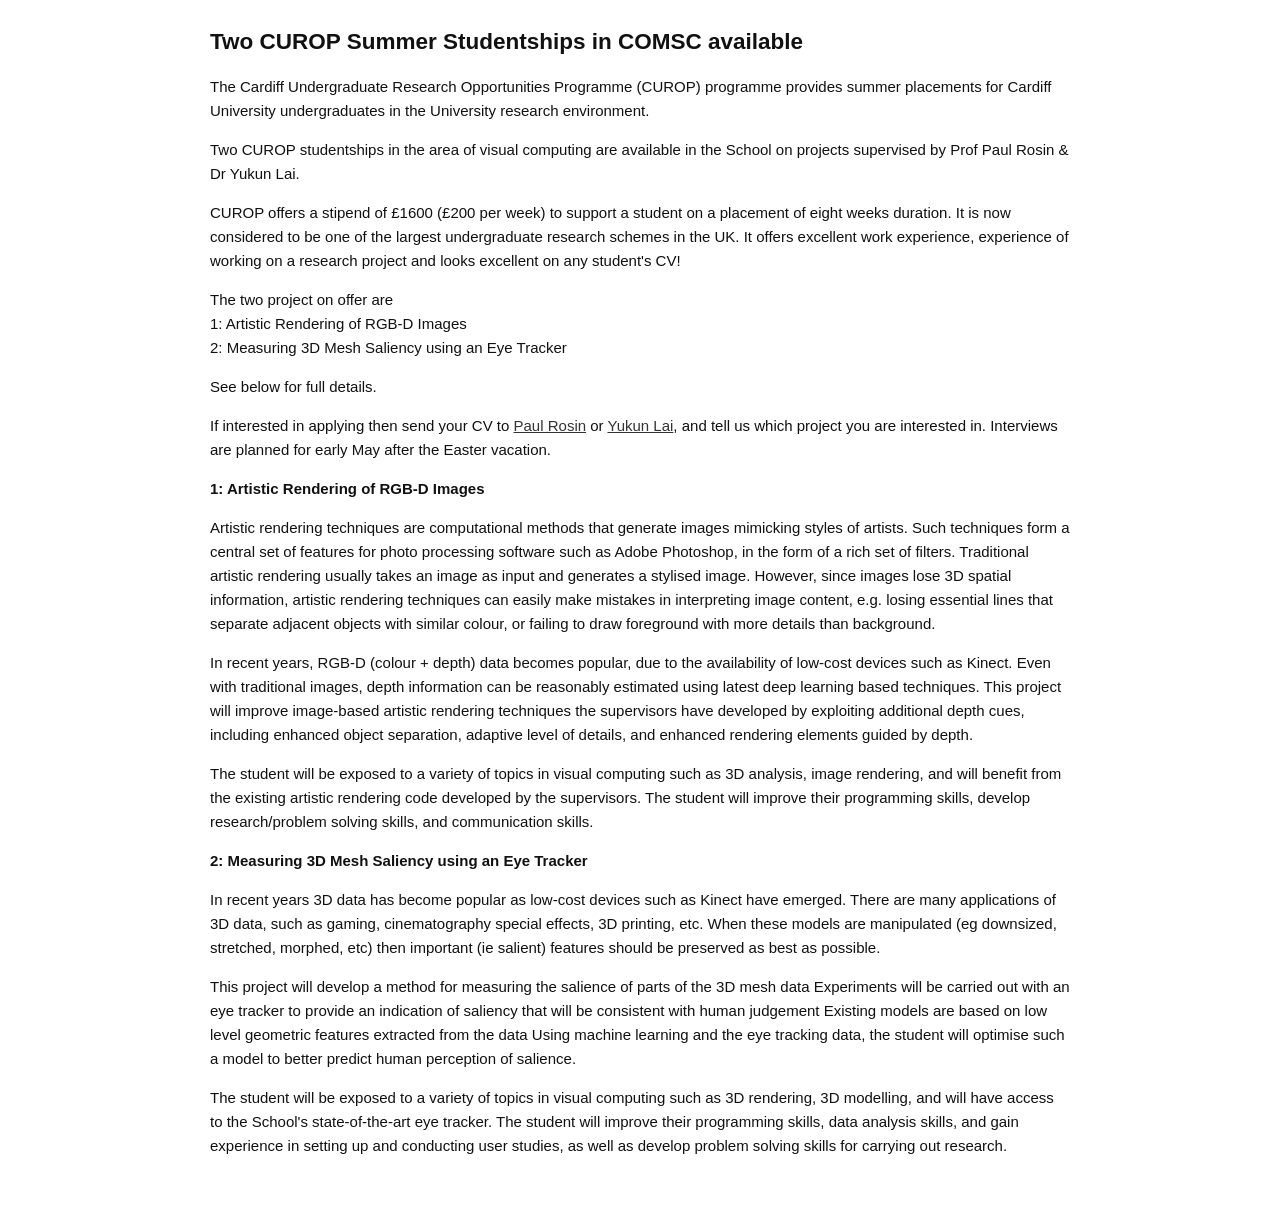
<file: curop.html>
<!DOCTYPE html>
<html lang="en">
<head>
<meta charset="UTF-8">
<meta name="viewport" content="width=device-width, initial-scale=1">
<title>Two CUROP Summer Studentships</title>
<style>
body { max-width: 860px; margin: 0 auto; padding: 8px 16px 32px; font-family: Verdana, Tahoma, Helvetica, Arial, sans-serif; font-size: 15px; line-height: 1.6; color: #111; overflow-wrap: break-word; }
h2 { line-height: 1.3; }
a { color: #333; }
a:hover { color: #9900ff; }
</style>
</head>
<body>
<h2>Two CUROP Summer Studentships in COMSC available</h2>

<p>The Cardiff Undergraduate Research Opportunities Programme (CUROP) programme provides summer placements for Cardiff University undergraduates in the University research environment.</p>

<p>Two CUROP studentships in the area of visual computing are available in the School on projects supervised by Prof Paul Rosin & Dr Yukun Lai.</p>

<p>CUROP offers a stipend of &pound;1600 (&pound;200 per week) to support a student on a placement of eight weeks duration. It is now considered to be one of the largest undergraduate research schemes in the UK. It offers excellent work experience, experience of working on a research project and looks excellent on any student's CV!</p>

<p>The two project on offer are<br/>
1: Artistic Rendering of RGB-D Images<br/>
2: Measuring 3D Mesh Saliency using an Eye Tracker</p>

<p>See below for full details.</p>

<p>If interested in applying then send your CV to <a href="mailto:paul.rosin@cs.cf.ac.uk">Paul Rosin</a> or <a href="mailto:yukun.lai@cs.cf.ac.uk">Yukun Lai</a>, and tell us which project you are interested in. Interviews are planned for early May after the Easter vacation.</p>


<p><b>1: Artistic Rendering of RGB-D Images</b></p>

<p>Artistic rendering techniques are computational methods that generate images mimicking styles of artists. Such techniques form a central set of features for photo processing software such as Adobe Photoshop, in the form of a rich set of filters. Traditional artistic rendering usually takes an image as input and generates a stylised image. However, since images lose 3D spatial information, artistic rendering techniques can easily make mistakes in interpreting image content, e.g. losing essential lines that separate adjacent objects with similar colour, or failing to draw foreground with more details than background.</p>

<p>In recent years, RGB-D (colour + depth) data becomes popular, due to the availability of low-cost devices such as Kinect. Even with traditional images, depth information can be reasonably estimated using latest deep learning based techniques. This project will improve image-based artistic rendering techniques the supervisors have developed by exploiting additional depth cues, including enhanced object separation, adaptive level of details, and enhanced rendering elements guided by depth.</p>

<p>The student will be exposed to a variety of topics in visual computing such as 3D analysis, image rendering, and will benefit from the existing artistic rendering code developed by the supervisors. The student will improve their programming skills, develop research/problem solving skills, and communication skills.</p>

<p><b>2: Measuring 3D Mesh Saliency using an Eye Tracker</b></p>

<p>In recent years 3D data has become popular as low-cost devices such as Kinect have emerged. There are many applications of 3D data, such as gaming, cinematography special effects, 3D printing, etc. When these models are manipulated (eg downsized, stretched, morphed, etc) then important (ie salient) features should be preserved as best as possible.</p>

<p>This project will develop a method for measuring the salience of parts of the 3D mesh data Experiments will be carried out with an eye tracker to provide an indication of saliency that will be consistent with human judgement Existing models are based on low level geometric features extracted from the data Using machine learning and the eye tracking data, the student will optimise such a model to better predict human perception of salience.</p>

<p>The student will be exposed to a variety of topics in visual computing such as 3D rendering, 3D modelling, and will have access to the School's state-of-the-art eye tracker. The student will improve their programming skills, data analysis skills, and gain experience in setting up and conducting user studies, as well as develop problem solving skills for carrying out research.</p>

</body></html>
</file>
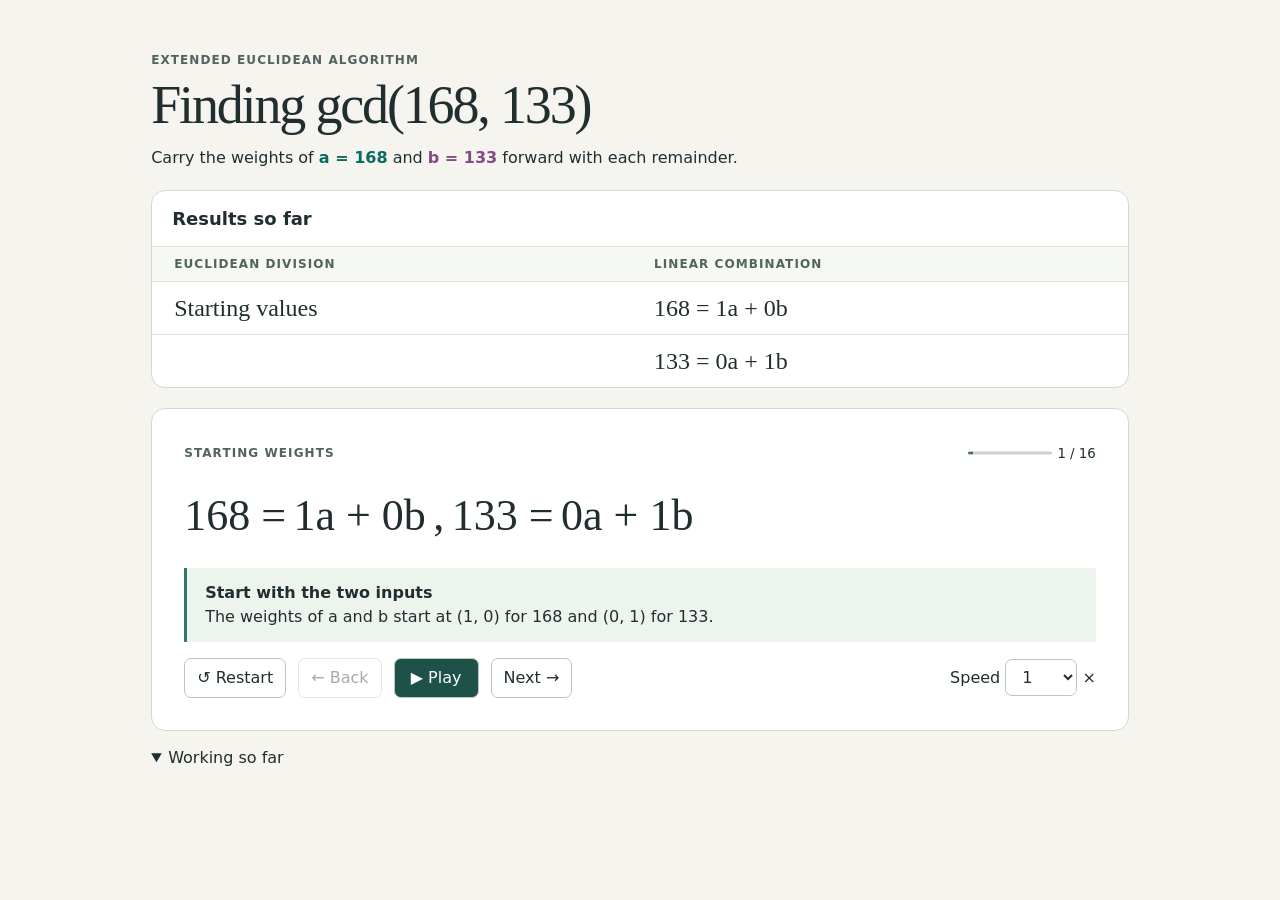
<file: extended_euclidean_demo.html>
<!doctype html><html lang="en"><head><meta charset="utf-8"><meta name="viewport" content="width=device-width,initial-scale=1"><title>Extended Euclid · gcd(168, 133)</title>
<style>
*{box-sizing:border-box}body{margin:0;background:#f5f4ef;color:#202e30;font:16px/1.5 system-ui,sans-serif}main{max-width:1080px;margin:auto;padding:clamp(16px,4vw,52px)}h1,h2,p{margin:0}h1{font:clamp(32px,5vw,54px)/1.12 Georgia,serif;letter-spacing:-.04em;margin:6px 0 10px}.label,th{font-size:12px;font-weight:700;letter-spacing:.09em;text-transform:uppercase;color:#51625f}.card{background:white;border:1px solid #d3d9d2;border-radius:14px;margin-top:20px;overflow:hidden}.panel{padding:clamp(16px,3vw,32px)}.header,nav{display:flex;align-items:center;justify-content:space-between;gap:12px;flex-wrap:wrap}.formula,td{font-family:Georgia,serif}.formula{display:flex;align-items:baseline;gap:.17em;flex-wrap:wrap;font-size:clamp(25px,4vw,44px);min-height:2.3em;padding:.42em 0}.term{display:inline-block;white-space:nowrap}.a{color:#086b60}.b{color:#814c83}.sub{background:#edf4ee;padding:13px 18px;border-left:3px solid #30796a;min-height:72px}.sub strong{display:block}nav{justify-content:flex-start;margin-top:16px}button,select{font:inherit;border-radius:7px;border:1px solid #bac7c0;padding:7px 12px;background:white;color:inherit;cursor:pointer}button:disabled{opacity:.4}#play{background:#1e5148;color:white;min-width:85px}label{margin-left:auto}table{width:100%;border-collapse:collapse}th,td{text-align:left;padding:8px clamp(8px,2vw,22px);border-top:1px solid #dee2db}th{background:#f6f8f4}td{font-size:clamp(17px,2.25vw,24px)}.card h2{font-size:18px;padding:14px 20px}.source{background:#e5f2e8}.floating-term{position:fixed;z-index:10;pointer-events:none;font:24px Georgia,serif;background:#f5fff4;color:#174c41;padding:3px 8px;border:1px solid #76a898;border-radius:5px}.work{margin:12px 0 0;padding-left:2em;line-height:1.65;font:19px/1.6 Georgia,serif}details{margin-top:15px}summary{cursor:pointer}progress{accent-color:#297163;width:84px;height:6px;vertical-align:middle}@media(max-width:600px){label{margin-left:0}nav{gap:6px}button{padding:7px 9px}}
</style></head><body><main>
<div class="label">Extended Euclidean algorithm</div><h1>Finding gcd(168, 133)</h1><p>Carry the weights of <b class="a">a = 168</b> and <b class="b">b = 133</b> forward with each remainder.</p>
<section class="card"><h2>Results so far</h2><table><thead><tr><th>Euclidean division</th><th>Linear combination</th></tr></thead><tbody id="ledger"></tbody></table></section>
<section class="card panel"><div class="header"><strong class="label" id="phase"></strong><span><progress id="progress"></progress> <small id="counter"></small></span></div><div class="formula" id="formula"></div><div class="sub" aria-live="polite"><strong id="title"></strong><p id="subtitle"></p></div>
<nav aria-label="Playback"><button id="restart">↺ Restart</button><button id="prev">← Back</button><button id="play">▶ Play</button><button id="next">Next →</button><label>Speed <select id="speed"><option>0.5</option><option selected>1</option><option>1.5</option><option>2</option></select> ×</label></nav></section>
<details open><summary>Working so far</summary><ol class="work" id="history"></ol></details></main><script>
'use strict';
const $ = id => document.getElementById(id);
const rows = [
 ['Starting values','168','1a + 0b'],['','133','0a + 1b'],
 ['168 = 1 × 133 + 35','35','a − b'],
 ['133 = 3 × 35 + 28','28','−3a + 4b'],
 ['35 = 1 × 28 + 7','7','4a − 5b'],
 ['28 = 4 × 7 + 0','0']
];
// Each motion pairs a source (ledger row or previous token) with a destination token.
const steps=[];
function add(row,title,subtitle,expression,moves=[],save=false){
 steps.push({row,title,subtitle,tokens:expression.split('|'),moves,save});
}
add(1,'Start with the two inputs','The weights of a and b start at (1, 0) for 168 and (0, 1) for 133.','168 =|1a + 0b|,|133 =|0a + 1b');
add(2,'Divide','133 fits once into 168, leaving 35.','168|=|1 × 133|+|35');
add(2,'Isolate the remainder','Subtract 1 × 133 from 168 and write the remainder 35 on the left.','35|=|168|−|1 × 133');
add(2,'Substitute the starting values','Replace 168 by a and 133 by b. The weights of 35 are (1, −1).','35 =|a|−|b',[['r0',1,'a'],['r1',3,'b']],true);
add(3,'Divide','Use 133 and 35 for the next division. The remainder is 28.','133|=|3 × 35|+|28');
add(3,'Isolate the remainder','Subtract 3 × 35 from 133 and write the remainder 28 on the left.','28|=|133|−|3 × 35');
add(3,'Substitute for 35','Bring down the saved expression a − b for 35. The factor −3 multiplies the whole bracket.','28 =|b|− 3| (a − b)',[['r1',1,'b'],['r2',3,'a − b']]);
add(3,'Expand the bracket','Multiplying by −3 gives −3a and +3b. Keep the original b.','28 =|b|− 3a|+ 3b',[[3,2,'−3a'],[3,3,'+3b']]);
add(3,'Combine like terms','The two b terms give b + 3b = 4b. The weights of 28 are (−3, 4).','28 =|−3a|+ 4b',[[2,1],[1,2],[3,2]],true);
add(4,'Divide','Divide 35 by 28. One copy fits, leaving 7.','35|=|1 × 28|+|7');
add(4,'Isolate the remainder','Subtract 1 × 28 from 35 and write the remainder 7 on the left.','7|=|35|−|1 × 28');
add(4,'Substitute both saved results','Replace 35 by a − b and 28 by −3a + 4b. Subtract the entire second bracket.','7 =|(a − b)|−|(−3a + 4b)',[['r2',1,'a − b'],['r3',3,'−3a + 4b']]);
add(4,'Distribute the minus sign','The subtraction changes −3a into +3a and +4b into −4b.','7 =|a|− b|+ 3a|− 4b',[[1,1,'a'],[1,2,'−b'],[3,3,'+3a'],[3,4,'−4b']]);
add(4,'Combine like terms','Collect a + 3a = 4a and −b − 4b = −5b. The weights of 7 are (4, −5).','7 =|4a|− 5b',[[1,1],[3,1],[2,2],[4,2]],true);
add(5,'Test for exact division','7 divides 28 exactly. The previous remainder, 7, is the gcd.',rows[5][0]);
add(5,'Check the answer','The last nonzero remainder is 7, so the gcd is 7. Substituting 168 for a and 133 for b gives 4 × 168 − 5 × 133 = 672 − 665 = 7.','7 =|4 × 168|− 5 × 133',[['r4',1,'4a'],['r4',2,'−5b']]);
let current=0,playing=false,timer;
const reduced=matchMedia('(prefers-reduced-motion: reduce)');
function tone(text){
 if(text.includes('a')&&!text.includes('b'))return ' a';
 if(text.includes('b')&&!text.includes('a'))return ' b';
 return '';
}
function fly(source,target,label,delay){
 const ghost=document.createElement('span');ghost.className='floating-term';ghost.textContent=label;
 document.body.append(ghost);
 ghost.style.left=source.left+'px';ghost.style.top=source.top+'px';
 const end=target.getBoundingClientRect();
 const dx=end.x+end.width/2-source.x-ghost.offsetWidth/2,dy=end.y-source.y;
 const duration=1550/Number($('speed').value);
 const animation=ghost.animate([{opacity:1,transform:'translate(0,0)'},{offset:.58,opacity:1,transform:'translate('+dx*.58+'px,'+(dy*.58-16)+'px)'},{opacity:0,transform:'translate('+dx+'px,'+dy+'px)'}],{duration,delay,fill:'both',easing:'ease-in-out'});
 animation.onfinish=()=>ghost.remove();
}
// Animate the actual equation terms from their division positions to their new slots.
function rearrange(old) {
 const terms = [...$('formula').children];
 const duration = 1900 / Number($('speed').value);
 const origins = [4, 1, 0, 3, 2];
 terms.forEach((term, i) => {
  const start = old[origins[i]].rect;
  const end = term.getBoundingClientRect();
  const dx = start.left - end.left, dy = start.top - end.top;
  // The remainder travels above the line, while the dividend passes below it.
  const arc = [-24, 0, 22, 0, 10][i];
  const offset = (x, y) => 'translate(' + x + 'px,' + y + 'px)';
  const frames = [
   { transform: offset(dx, dy) },
   { transform: offset(dx / 2, dy / 2 + arc), offset: 0.5 },
   { transform: offset(0, 0) }
  ];
  if (i === 3) {
   // Fade out the old plus as the new subtraction sign appears.
   const plus = document.createElement('span');
   plus.className = 'term';
   plus.textContent = '+';
   Object.assign(plus.style, { position:'fixed', left:start.left+'px', top:start.top+'px',
    font:getComputedStyle(term).font, pointerEvents:'none' });
   plus.classList.add('old-sign');
   document.body.append(plus);
   plus.animate([{opacity:1},{opacity:0}], {duration:duration*.45,fill:'forwards'})
    .onfinish = () => plus.remove();
   frames[0].opacity = 0; frames[1].opacity = 0; frames[2].opacity = 1;
  }
  term.animate(frames, {duration, easing:'ease-in-out'});
 });
}
function render(index){
 const forward=index===current+1;
 const old=Array.from($('formula').children,el=>({rect:el.getBoundingClientRect(),text:el.textContent}));
 document.querySelectorAll('.floating-term,.old-sign').forEach(el=>el.remove());
 current=index;
 const step=steps[index],visited=steps.slice(0,index+1);
 $('ledger').replaceChildren();
 rows.forEach(([division,value,combination],i)=>{
  if(i>1&&!visited.some(s=>s.row===i&&s.save))return;
  const tr=$('ledger').insertRow();tr.insertCell().textContent=division;
  const cell=tr.insertCell();cell.append(value+' = ');
  const expr=document.createElement('span');expr.id='r'+i;expr.textContent=combination;cell.append(expr);
 });
 $('formula').replaceChildren(...step.tokens.map(token=>{
  const span=document.createElement('span');span.className='term'+tone(token);span.textContent=token;return span;
 }));
 $('phase').textContent=index===0?'Starting weights':index===steps.length-1?'Final result':'Remainder '+rows[step.row][1];
 $('progress').max=steps.length;$('progress').value=index+1;
 $('counter').textContent=(index+1)+' / '+steps.length;
 $('title').textContent=step.title;$('subtitle').textContent=step.subtitle;
 $('history').replaceChildren(...visited.slice(0,-1).map(s=>{const li=document.createElement('li');li.textContent=s.tokens.join(' ');return li;}));
 $('prev').disabled=index===0;$('next').disabled=index===steps.length-1;
 if(index===steps.length-1)playing=false;
 $('play').textContent=playing?'Ⅱ Pause':index===steps.length-1?'↺ Replay':'▶ Play';
 if(forward && !reduced.matches && step.title==='Isolate the remainder')rearrange(old);
 step.moves.forEach(([from,to,label],i)=>{
  const ref=typeof from==='string'?$(from):null;
  if(ref)ref.classList.add('source');
  if(!forward||reduced.matches)return;
  const src=ref?ref.getBoundingClientRect():old[from].rect;
  fly(src,$('formula').children[to],label||old[from].text,i*90/Number($('speed').value));
 });
}
function go(index){clearTimeout(timer);playing=false;render(Math.max(0,Math.min(index,steps.length-1)));}
function schedule(){clearTimeout(timer);if(playing)timer=setTimeout(()=>{render(current+1);schedule();},6000/Number($('speed').value));}
function play(){if(current===steps.length-1)go(0);playing=!playing;$('play').textContent=playing?'Ⅱ Pause':'▶ Play';schedule();}
$('prev').onclick=()=>go(current-1);$('next').onclick=()=>go(current+1);$('play').onclick=play;$('restart').onclick=()=>go(0);$('speed').onchange=schedule;
document.addEventListener('keydown',event=>{
 if(event.target.tagName==='SELECT')return;
 if(event.key==='ArrowRight'){event.preventDefault();go(current+1);}
 if(event.key==='ArrowLeft'){event.preventDefault();go(current-1);}
 if(event.code==='Space'&&!['BUTTON','SUMMARY'].includes(event.target.tagName)){event.preventDefault();play();}
});
render(0);
</script></body></html>
</file>
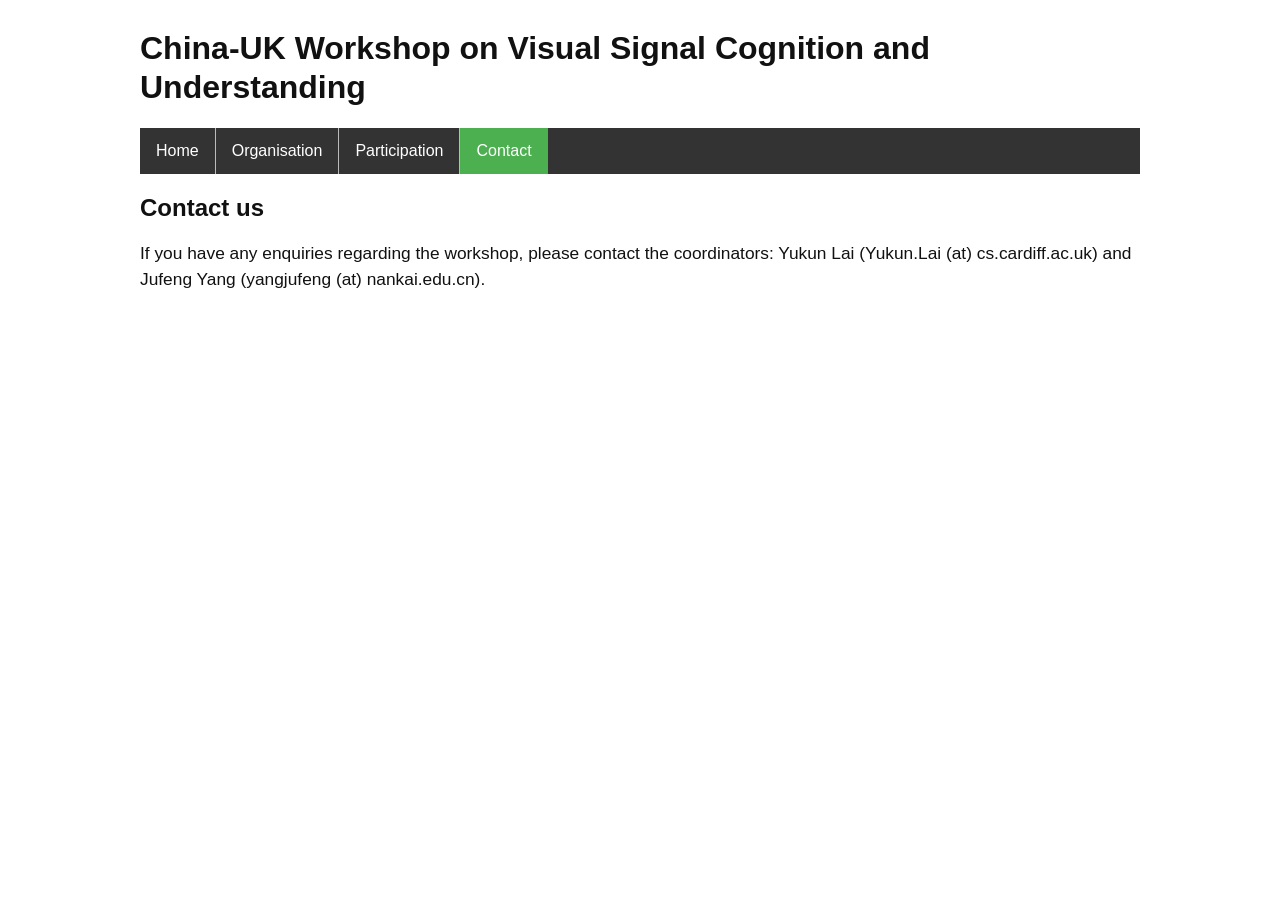
<file: vscu_contact.html>
<!doctype html>
<html>
<head>
<meta charset="UTF-8">
<title>China-UK Workshop on Visual Signal Cognition and Understanding</title>
<meta name="viewport" content="width=device-width, initial-scale=1">
<link rel="stylesheet" href="vscu.css">
</head>

<body>

<div class="page">
	<h1>China-UK Workshop on Visual Signal Cognition and Understanding</h1>
	
<ul class="nav">
  <li><a href="vscu_home.html">Home</a></li>
  <li><a   href="vscu_org.html">Organisation</a></li>
  <li><a  href="vscu_reg.html">Participation</a></li>
  <li><a class="active" href="#">Contact</a></li>
</ul>	
<h2>Contact us</h2>
<p>
If you have any enquiries regarding the workshop, please contact the coordinators: Yukun Lai (Yukun.Lai (at) cs.cardiff.ac.uk) and Jufeng Yang (yangjufeng (at) nankai.edu.cn).</p>
		  
		</div>
	
	
</body>
</html>
</file>
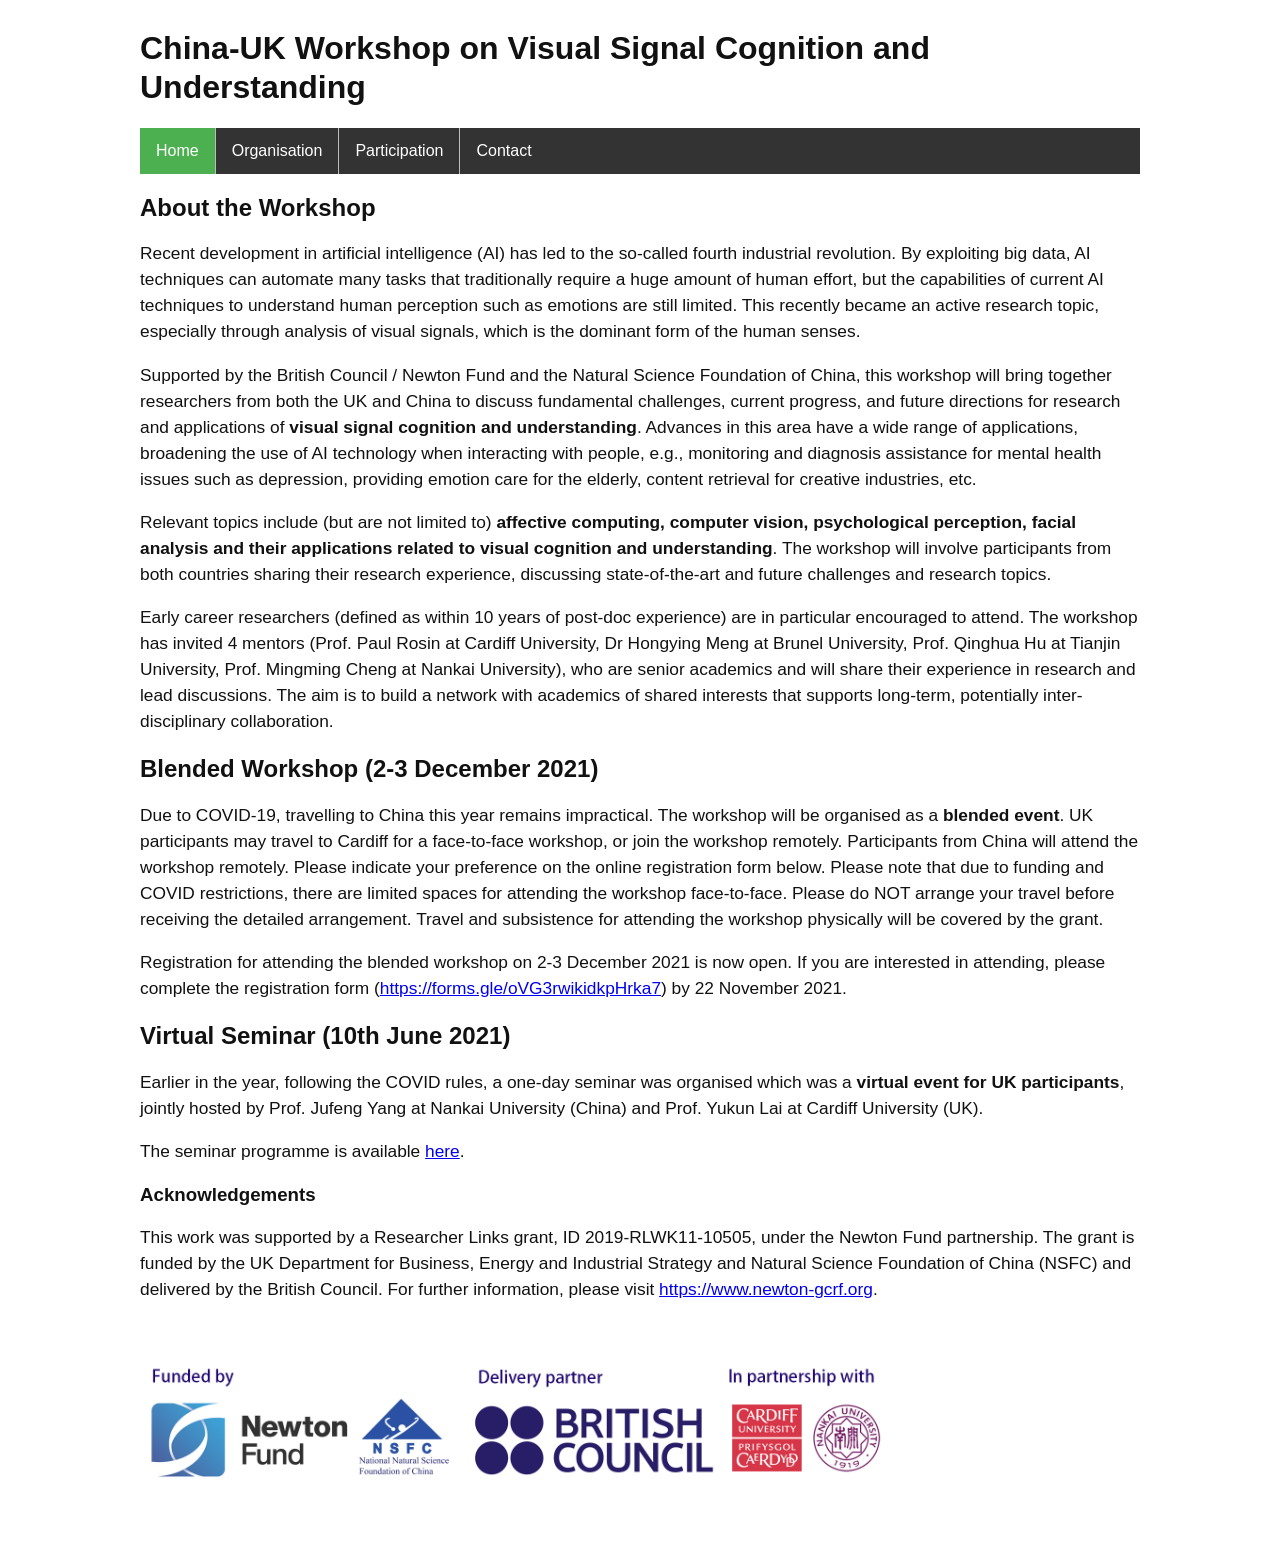
<file: vscu_home.html>
<!doctype html>
<html>
<head>
<meta charset="UTF-8">
<title>China-UK Workshop on Visual Signal Cognition and Understanding</title>
<meta name="viewport" content="width=device-width, initial-scale=1">
<link rel="stylesheet" href="vscu.css">
</head>

<body>

<div class="page">
	<h1>China-UK Workshop on Visual Signal Cognition and Understanding</h1>
	
<ul class="nav">
  <li><a class="active" href="#">Home</a></li>
  <li><a href="vscu_org.html">Organisation</a></li>
  <li><a href="vscu_reg.html">Participation</a></li>
  <li><a href="vscu_contact.html">Contact</a></li>
</ul>	

		  <!-- wp:heading {"level":4} -->
<h2>About the Workshop</h2>
<!-- /wp:heading -->

<!-- wp:paragraph -->
<p>Recent development in artificial intelligence (AI) has led to the so-called fourth industrial revolution. By exploiting big data, AI techniques can automate many tasks that traditionally require a huge amount of human effort, but the capabilities of current AI techniques to understand human perception such as emotions are still limited. This recently became an active research topic, especially through analysis of visual signals, which is the dominant form of the human senses.</p>
<!-- /wp:paragraph -->

<!-- wp:paragraph -->
<p>Supported by the British Council / Newton Fund and the Natural Science Foundation of China, this workshop will bring together researchers from both the UK and China to discuss fundamental challenges, current progress, and future directions for research and applications of <strong>visual signal cognition and understanding</strong>. Advances in this area have a wide range of applications, broadening the use of AI technology when interacting with people, e.g., monitoring and diagnosis assistance for mental health issues such as depression, providing emotion care for the elderly, content retrieval for creative industries, etc.</p>
<!-- /wp:paragraph -->

<!-- wp:paragraph -->
<p>Relevant topics include (but are not limited to) <strong>affective computing, computer vision, psychological perception, facial analysis and their applications related to visual cognition and understanding</strong>. The workshop will involve participants from both countries sharing their research experience, discussing state-of-the-art and future challenges and research topics.&nbsp;</p>
<!-- /wp:paragraph -->

<!-- wp:paragraph -->
<p>Early career researchers (defined as within 10 years of post-doc experience) are in particular encouraged to attend. The workshop has invited 4 mentors (Prof. Paul Rosin at Cardiff University, Dr Hongying Meng at Brunel University, Prof. Qinghua Hu at Tianjin University, Prof. Mingming Cheng at Nankai University), who are senior academics and will share their experience in research and lead discussions. The aim is to build a network with academics of shared interests that supports long-term, potentially inter-disciplinary collaboration.</p>
<!-- /wp:paragraph -->
<h2>Blended Workshop (2-3 December 2021)</h2>	  
<p>Due to COVID-19, travelling to China this year remains impractical. The workshop will be organised as a <b>blended event</b>. UK participants may travel to Cardiff for a face-to-face workshop, or join the workshop remotely. Participants from China will attend the workshop remotely. Please indicate your preference on the online registration form below. Please note that due to funding and COVID restrictions, there are limited spaces for attending the workshop face-to-face. Please do NOT arrange your travel before receiving the detailed arrangement. Travel and subsistence for attending the workshop physically will be covered by the grant. </p>

<p>Registration for attending the blended workshop on 2-3 December 2021 is now open. If you are interested in attending, please complete the registration form (<a href="https://forms.gle/oVG3rwikidkpHrka7" target=_blank>https://forms.gle/oVG3rwikidkpHrka7</a>) by 22 November 2021.</p>
		  
<h2>Virtual Seminar (10th June 2021)</h2>
		  
<!-- wp:paragraph -->
<p>Earlier in the year, following the COVID rules, a one-day seminar was organised which was a <strong>virtual event for UK participants</strong>, jointly hosted by Prof. Jufeng Yang at Nankai University (China) and Prof. Yukun Lai at Cardiff University (UK).&nbsp;</p>
<!-- /wp:paragraph -->

<!-- wp:paragraph -->
<!--<p>The seminar will be <strong>free to attend</strong>, but registration is required. For UK researchers, please complete the <a href="https://forms.gle/DoJehDgYF35Eia9o9" target=_blank>registration form</a>.</p>-->
<!-- /wp:paragraph -->

<p>The seminar programme is available <a href="ProgramVSCUSeminar.pdf" target=_blank>here</a>.</p>
		  

<!-- wp:paragraph -->
<h3>Acknowledgements</h3>
<!-- /wp:paragraph -->

<!-- wp:paragraph -->
<p>This work was supported by a&nbsp;Researcher Links&nbsp;grant, ID&nbsp;2019-RLWK11-10505, under the&nbsp;Newton Fund<strong>&nbsp;</strong>partnership. The grant is funded by the UK Department for Business, Energy and Industrial Strategy and Natural Science Foundation of China (NSFC) and delivered by the British Council. For further information, please visit <a href="https://www.newton-gcrf.org" target="_blank" rel="noreferrer noopener">https://www.newton-gcrf.org</a>.</p>
<p>&nbsp;</p>
<p><img width="800" src="sponsors.png" alt="Supported by the British Council, Newton Fund and NSFC" /></p>
<!-- /wp:paragraph -->

	</div>
	
	
</body>
</html>
</file>
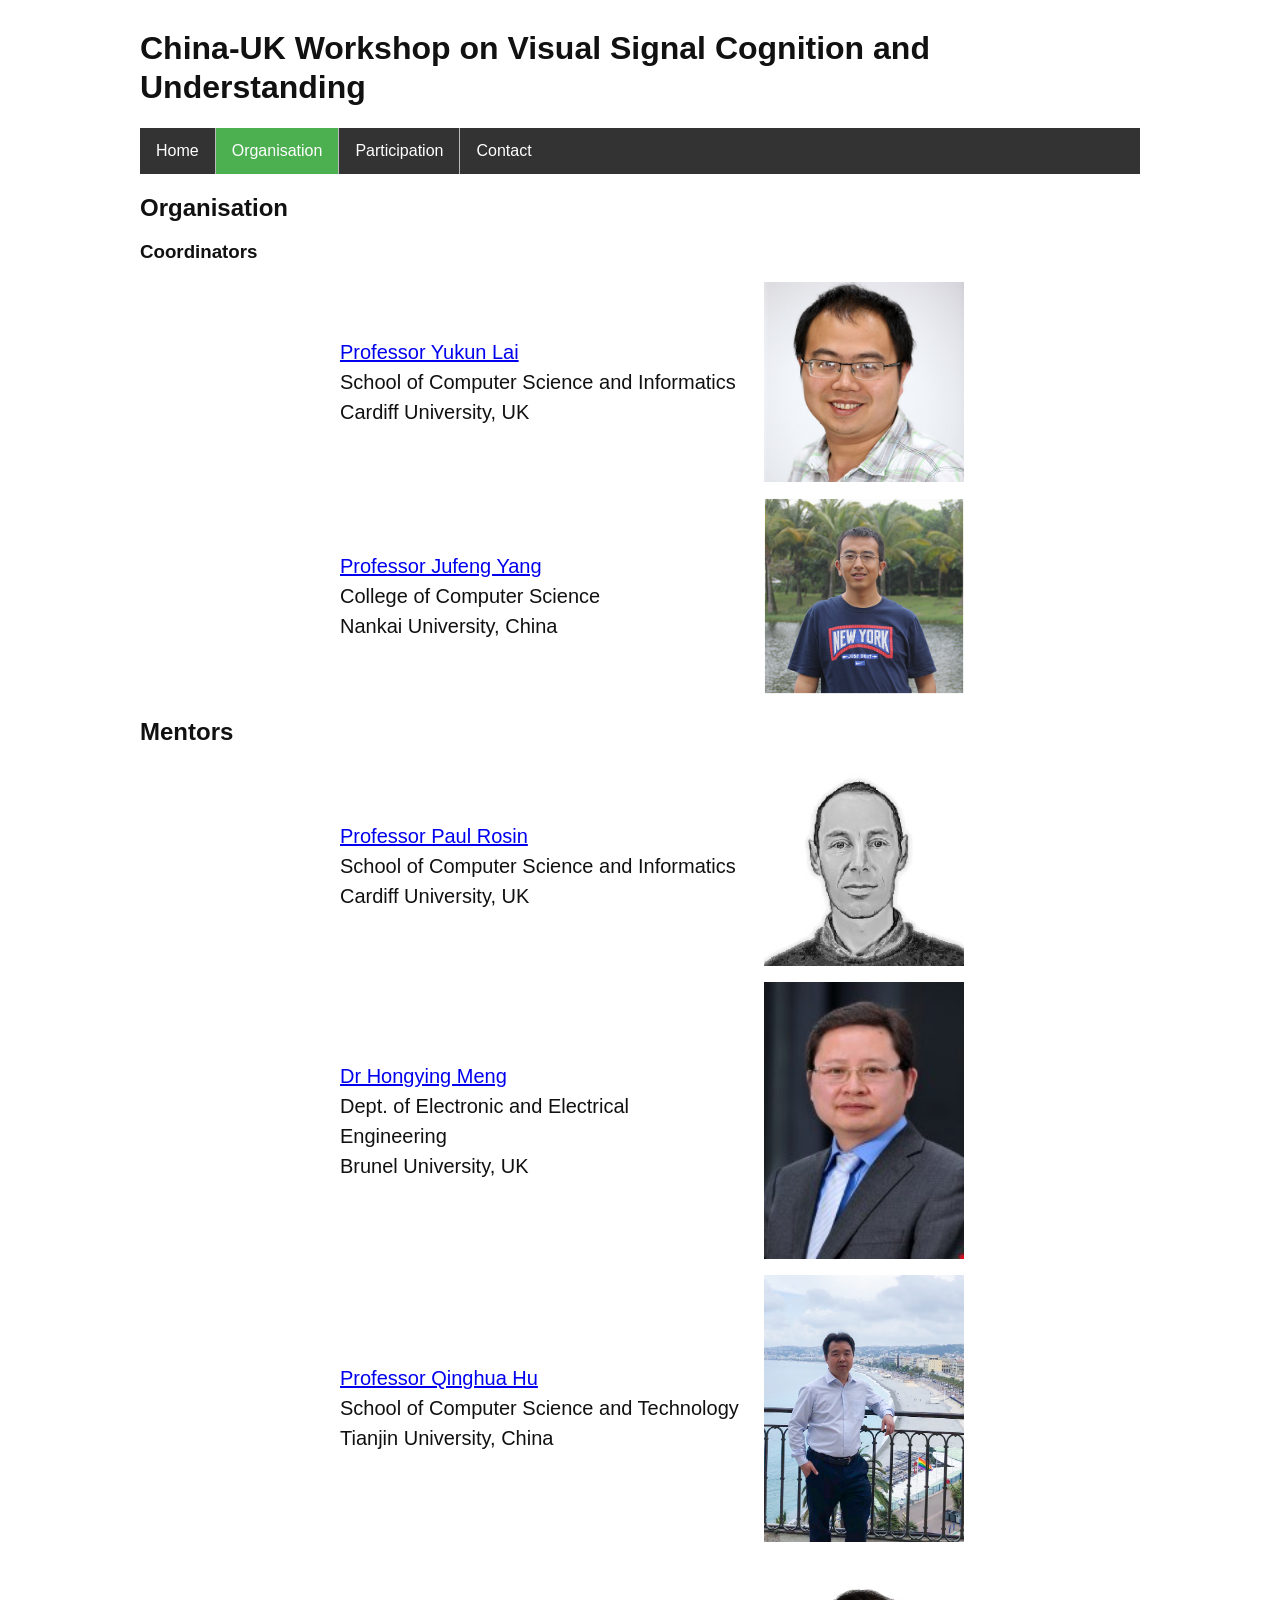
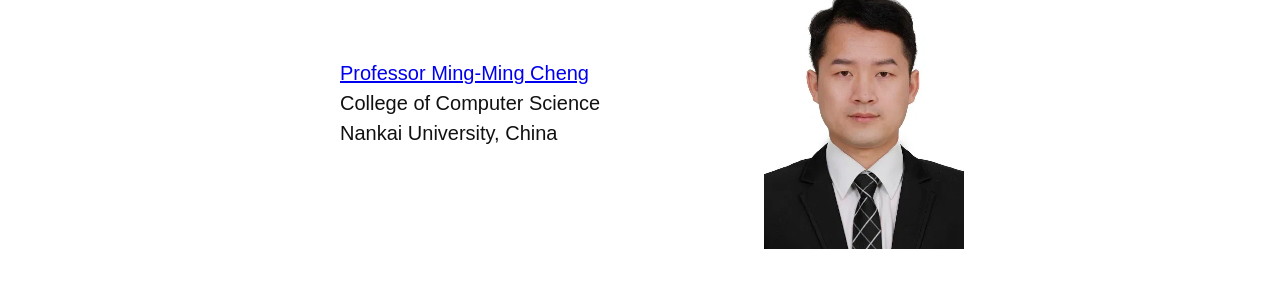
<file: vscu_org.html>
<!doctype html>
<html>
<head>
<meta charset="UTF-8">
<title>China-UK Workshop on Visual Signal Cognition and Understanding</title>
<meta name="viewport" content="width=device-width, initial-scale=1">
<link rel="stylesheet" href="vscu.css">
</head>

<body>

<div class="page">
	<h1>China-UK Workshop on Visual Signal Cognition and Understanding</h1>
	
<ul class="nav">
  <li><a href="vscu_home.html">Home</a></li>
  <li><a class="active"  href="#">Organisation</a></li>
  <li><a href="vscu_reg.html">Participation</a></li>
  <li><a href="vscu_contact.html">Contact</a></li>
</ul>	
<h2>Organisation</h2>
<h3>Coordinators</h3>
<div class="people">
  <div class="person"><img src="YukunLai.jpg" alt="Professor Yukun Lai"/><p class="prof"><a href="https://users.cs.cf.ac.uk/Yukun.Lai/">Professor Yukun Lai</a><br/>School of Computer Science and Informatics<br/>Cardiff University, UK</p></div>
  <div class="person"><img src="JufengYang.png" alt="Professor Jufeng Yang"/><p class="prof"><a href="https://cv.nankai.edu.cn">Professor Jufeng Yang</a><br/>College of Computer Science<br/>Nankai University, China</p></div>
</div>

<h2>Mentors</h2>		  
<div class="people">
  <div class="person"><img src="Paul-Rosin.jpg" alt="Professor Paul Rosin"/><p class="prof"><a href="https://users.cs.cf.ac.uk/Paul.Rosin/">Professor Paul Rosin</a><br/>School of Computer Science and Informatics<br/>Cardiff University, UK</p></div>
  <div class="person"><img src="HongyingMeng.jpg" alt="Dr Hongying Meng"/><p class="prof"><a href="http://people.brunel.ac.uk/~eesthhm/">Dr Hongying Meng</a><br/>Dept. of Electronic and Electrical Engineering<br/>Brunel University, UK</p></div>
  <div class="person"><img src="hqh.png" alt="Professor Qinghua Hu"/><p class="prof"><a href="http://cic.tju.edu.cn/faculty/huqinghua/index.html">Professor Qinghua Hu</a><br/>School of Computer Science and Technology<br/>Tianjin University, China</p></div>
  <div class="person"><img src="CMM.jpg" alt="Professor Ming-Ming Cheng"/><p class="prof"><a href="https://mmcheng.net/cmm">Professor Ming-Ming Cheng</a><br/>College of Computer Science<br/>Nankai University, China</p></div>
</div>
		  
		</div>
	
	
</body>
</html>
</file>
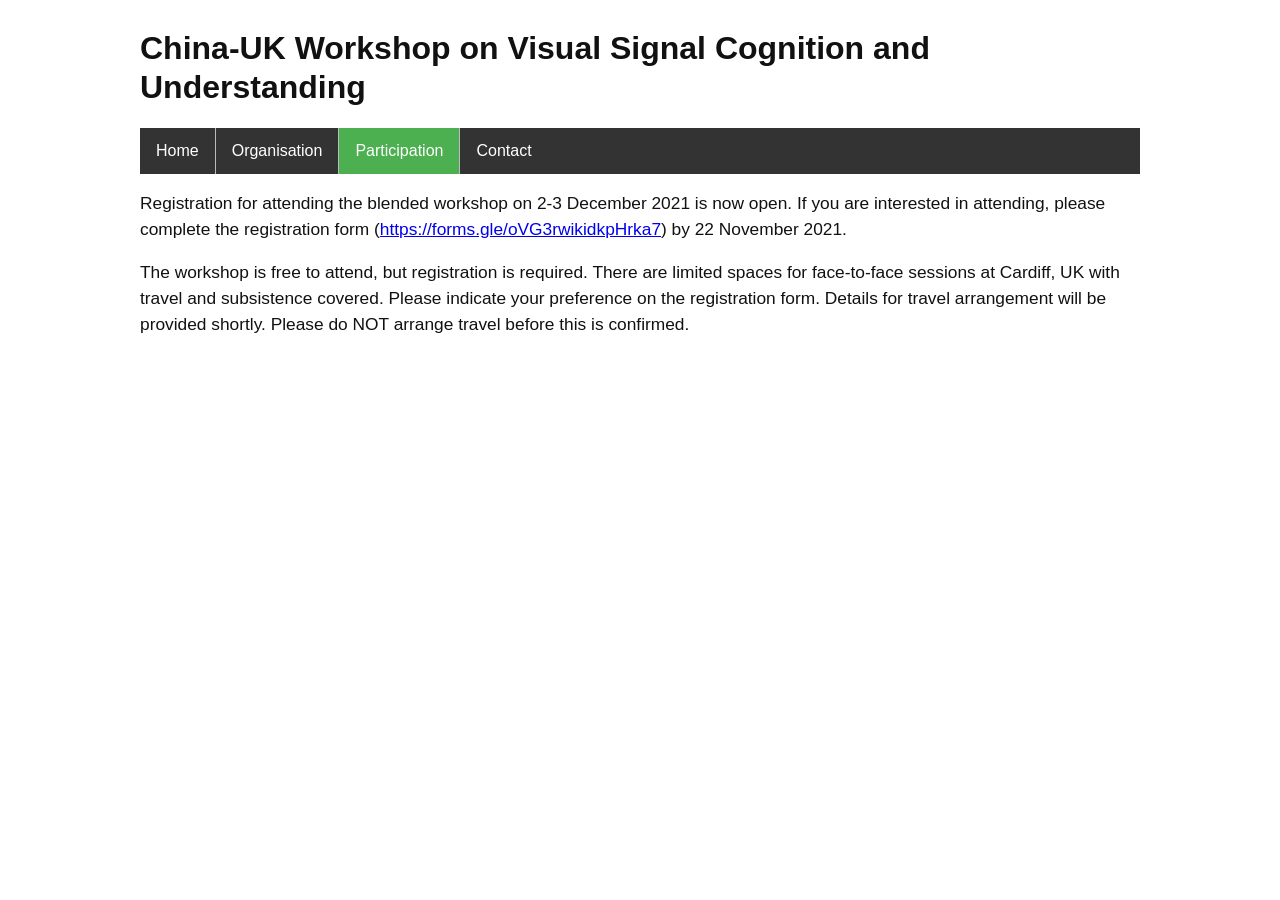
<file: vscu_reg.html>
<!doctype html>
<html>
<head>
<meta charset="UTF-8">
<title>China-UK Workshop on Visual Signal Cognition and Understanding</title>
<meta name="viewport" content="width=device-width, initial-scale=1">
<link rel="stylesheet" href="vscu.css">
</head>

<body>

<div class="page">
	<h1>China-UK Workshop on Visual Signal Cognition and Understanding</h1>
	
<ul class="nav">
  <li><a href="vscu_home.html">Home</a></li>
  <li><a   href="vscu_org.html">Organisation</a></li>
  <li><a class="active" href="#">Participation</a></li>
  <li><a href="vscu_contact.html">Contact</a></li>
</ul>	
<!--		  
<h2>Call for Participation</h2>
<p>
	Supported by the British Council / Newton Fund and the Natural Science Foundation of China, this workshop will bring together researchers from both the UK and China to discuss fundamental challenges, current progress, and future directions for research and applications of visual signal cognition and understanding. 
		  </p>	
<p>	Relevant topics include (but are not limited to) affective computing, computer vision, psychological perception, facial analysis and their applications related to visual cognition and understanding. The workshop will involve participants from both countries sharing their research experience, discussing state-of-the-art and future challenges and research topics.  </p>
	
<p>Early career researchers (defined as within 10 years of post-doc experience) are in particular encouraged to attend. The aim is to build a network with academics of shared interests that supports long-term, potentially inter-disciplinary collaboration. 
	
<p>The workshop will be free to attend, but registration is required. Please complete the registration form (<a href="https://forms.gle/DoJehDgYF35Eia9o9">https://forms.gle/DoJehDgYF35Eia9o9</a>) by 1st June 2021.</p>
		  
</p>
-->	  
	<p>Registration for attending the blended workshop on 2-3 December 2021 is now open. If you are interested in attending, please complete the registration form (<a href="https://forms.gle/oVG3rwikidkpHrka7">https://forms.gle/oVG3rwikidkpHrka7</a>) by 22 November 2021.</p>
		  
	<p>The workshop is free to attend, but registration is required. There are limited spaces for face-to-face sessions at Cardiff, UK with travel and subsistence covered. Please indicate your preference on the registration form. Details for travel arrangement will be provided shortly. Please do NOT arrange travel before this is confirmed.&nbsp; &nbsp;&nbsp; </p>	  
		  
		  
		</div>
	
	
</body>
</html>
</file>
<file: vscu.css>
/* Shared styles for the China-UK VSCU workshop pages (vscu_*.html) */

html {
	-webkit-text-size-adjust: 100%;
	text-size-adjust: 100%;
}

body {
	margin: 0;
	background: #fff;
	color: #111;
	font-family: "Calibri", "Gill Sans", "Gill Sans MT", "Myriad Pro", "DejaVu Sans Condensed", Helvetica, Arial, sans-serif;
	overflow-wrap: break-word;
}

.page {
	max-width: 1000px;
	margin: 0 auto;
	padding: 8px 16px 32px;
}

h1 {
	font-size: 2em;
	line-height: 1.2;
}

/* Navigation bar */
.nav {
	list-style: none;
	margin: 0 0 1em;
	padding: 0;
	display: flex;
	flex-wrap: wrap;
	background-color: #333;
}
.nav li {
	border-right: 1px solid #bbb;
}
.nav li:last-child {
	border-right: none;
}
.nav li a {
	display: block;
	color: #fff;
	text-align: center;
	padding: 14px 16px;
	text-decoration: none;
}
.nav li a:hover:not(.active) {
	background-color: #111;
}
.nav .active {
	background-color: #4caf50;
}

p {
	font-size: 13pt;
	line-height: 1.5;
}

img {
	max-width: 100%;
	height: auto;
}

/* People (Organisation page) */
.people {
	display: flex;
	flex-direction: column;
	gap: 16px;
	margin: 0 0 1.5em 20%;
}
.person {
	display: flex;
	align-items: center;
	gap: 24px;
}
.person p {
	flex: 0 1 400px;
	margin: 0;
}
.person img {
	width: 200px;
	flex: none;
	order: 2;
}
.prof {
	font-size: 15pt;
}

@media (max-width: 700px) {
	h1 {
		font-size: 1.5em;
	}
	p {
		font-size: 12pt;
	}
	.nav {
		display: grid;
		grid-template-columns: 1fr 1fr;
	}
	.nav li {
		border-right: none;
		border-bottom: 1px solid #555;
	}
	.nav li a {
		padding: 12px 8px;
	}
	.people {
		margin-left: 0;
	}
	.person {
		gap: 14px;
	}
	.person p {
		flex: 1;
	}
	.person img {
		width: 110px;
		order: 0;
	}
	.prof {
		font-size: 12pt;
	}
}
</file>
